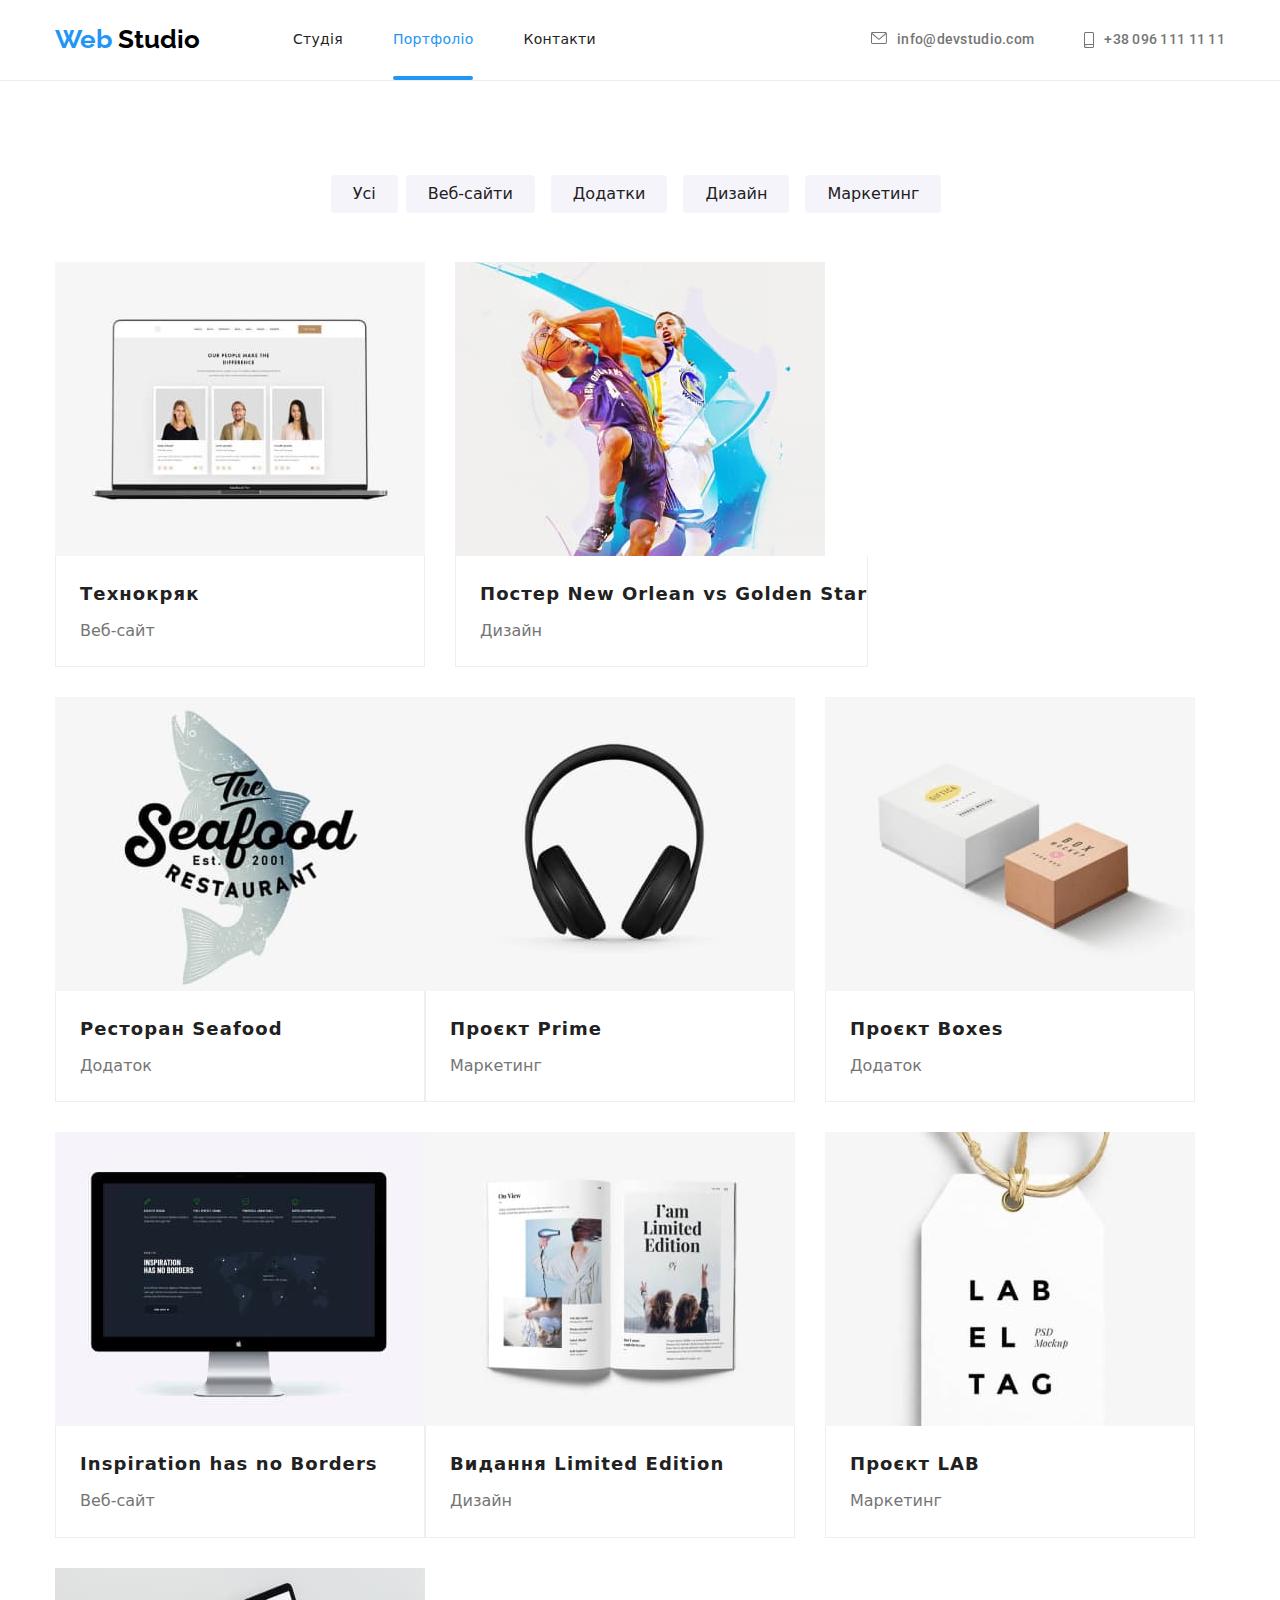
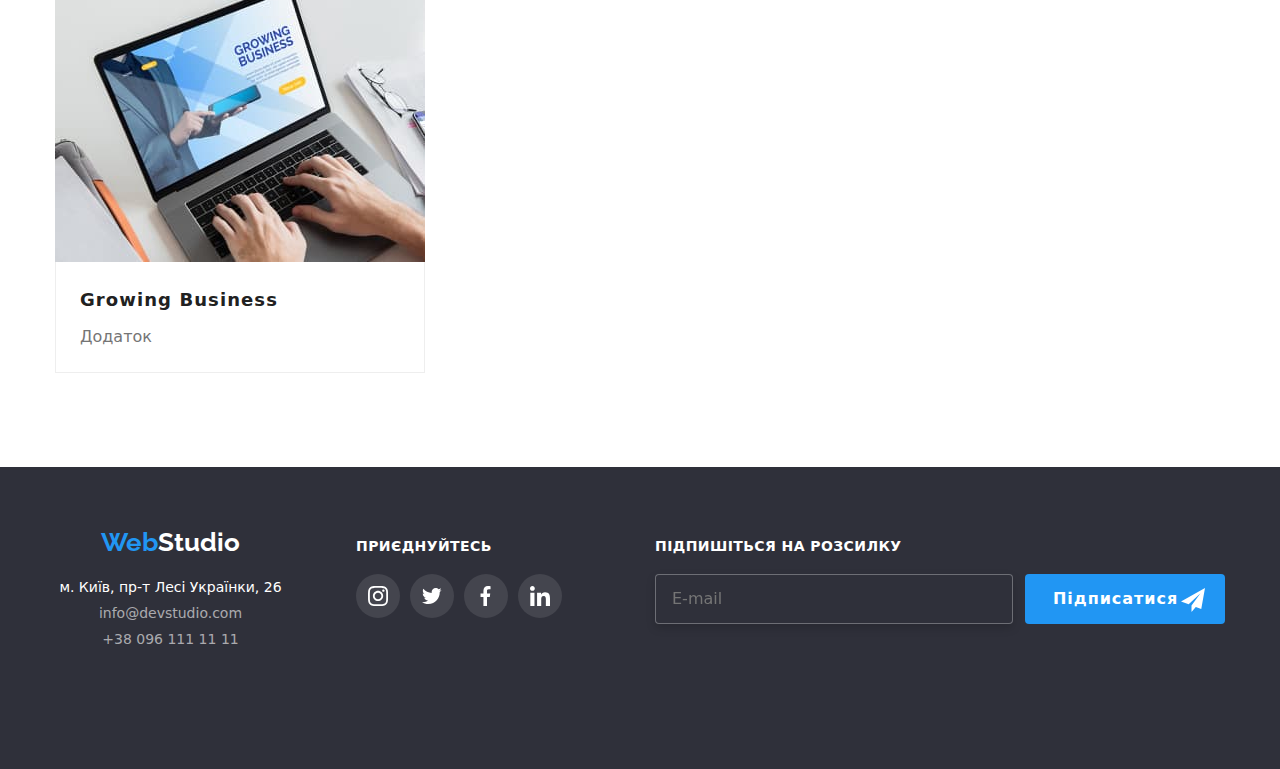
<file: portfolio.html>
<!DOCTYPE html>
<html lang="uk">
  <head>
    <meta charset="UTF-8" />
    <meta name="viewport" content="width=device-width, initial-scale=1.0" />
    <title>Portfolio</title>
    <link rel="preconnect" href="https://fonts.googleapis.com" />
    <link rel="preconnect" href="https://fonts.gstatic.com" crossorigin />
    <link
      href="https://fonts.googleapis.com/css2?family=Raleway:wght@400;700&family=Roboto:wght@400;500;700;900&display=swap"
      rel="stylesheet"
    />
    <link
      rel="stylesheet"
      href="https://cdnjs.cloudflare.com/ajax/libs/modern-normalize/1.1.0/modern-normalize.min.css"
    />
    <link rel="stylesheet" href="css/main.min.css" />
  </head>
  <body>
    <header class="header">
      <!-- Site nav -->
      <nav class="site-logo container">
        <a href="./portfolio.html" class="site-logo__link list">
          <span class="site-logo__color-blu">Web</span>
          <span class="site-logo__color-black">Studio</span>
        </a>
        <button
          class="mobile__button js-open-menu"
          aria-expanded="false"
          aria-controls="mobile__container"
          tupe="button"
          js-open-menu
        >
          <svg width="40" height="40" aria-label="Кнопка мобільного меню">
            <use
              class="mobile__icon-crose"
              href="./imeges/symbol-defs.svg#icon-menu_mob2"
            ></use>
          </svg>
        </button>
        <div class="mobile__container js-menu-container">
          <div class="mobile__list">
            <button class="mobile__close js-close-menu" type="button">
              <svg width="40" height="40">
                <use
                  class="mobile__icon-menu"
                  href="./imeges/symbol-defs.svg#icon-close_mob2"
                ></use>
              </svg>
            </button>
            <ul class="list">
              <li class="mobile__item">
                <a class="mobile__link mobile__current" href="">Студія</a>
              </li>
              <li class="mobile__item">
                <a class="mobile__link" href="./portfolio.html">Портфоліо</a>
              </li>
              <li class="mobile__item">
                <a class="mobile__link" href="">Контакти</a>
              </li>
            </ul>
          </div>
          <!-- Contakt -->
          <div class="mobail-nav-list">
            <ul class="list">
              <li class="mobile-nav__item">
                <a class="mobile-nav__tel" href="tel:+380961111111">
                  +38 096 111 11 11</a
                >
              </li>
              <li class="mobile-nav__item">
                <a class="mobile-nav__mail" href="mailto:info@devstudio.com"
                  >info@devstudio.com</a
                >
              </li>
            </ul>
          </div>
          <div class="mobile-social">
            <ul class="mobile-social__list list">
              <li class="mobile-social__link line">
                <a href="#"></a>Instagram
              </li>
              <li class="mobile-social__link line"><a href="#"></a>Twitter</li>
              <li class="mobile-social__link line"><a href="#"></a>Facebook</li>
              <li class="mobile-social__link line"><a href="#"></a>LinkedIn</li>
            </ul>
          </div>
        </div>
        <ul class="site-nav list">
          <li class="site-nav__item">
            <a href="./index.html" class="site-nav__link">Студія</a>
          </li>
          <li class="site-nav__item">
            <a href="" class="site-nav__link site-nav__current">Портфоліо</a>
          </li>
          <li class="site-nav__item">
            <a href="" class="site-nav__link">Контакти</a>
          </li>
        </ul>
        <!-- Contakt -->
        <ul class="contakt-nav list">
          <li class="contakt-nav__item">
            <a class="contakt-nav__mail" href="mailto:info@devstudio.com"
              ><svg class="contakt-nav__icon--mail">
                <use href="./imeges/symbol-defs.svg#icon-envelope"></use></svg
              >info@devstudio.com</a
            >
          </li>
          <li class="contakt-nav__item">
            <a class="contakt-nav__tel" href="tel:+380961111111">
              <svg class="contakt-nav__icon--tel">
                <use href="./imeges/symbol-defs.svg#icon-smartphone"></use></svg
              >+38 096 111 11 11</a
            >
          </li>
        </ul>
      </nav>
    </header>
    <main>
      <section class="container section">
        <!-- список кнопок -->
        <div class="portfolio">
          <h1 hidden>Посилання на роботи</h1>
          <ul class="portfolio__list--button list">
            <li class="portfolio__item">
              <button class="portfolio__buttons" type="button">Усі</button>
            </li>
            <li class="portfolio__item">
              <button class="portfolio__buttons" type="button">
                Веб-сайти
              </button>
            </li>
            <li class="portfolio__item">
              <button class="portfolio__buttons" type="button">Додатки</button>
            </li>
            <li class="portfolio__item">
              <button class="portfolio__buttons" type="button">Дизайн</button>
            </li>
            <li class="portfolio__item">
              <button class="portfolio__buttons" type="button">
                Маркетинг
              </button>
            </li>
          </ul>

          <!-- Портфолио работ -->

          <ul class="portfolio-card list">
            <li class="portfolio-card__item portfolio-card__list">
              <a href="" class="portfolio-card__img list">
                <div class="portfolio-card__thumb">
                  <img
                    class="portfolio-card__img--project"
                    src="./imeges/prew.jpg"
                    alt="демонстрація робіт"
                    width="370"
                  />
                  <div class="portfolio-card__overlay">
                    Ресурс пропонує комплексні пропозиції з різним рівнем
                    функціоналу та сервісів. Все це дозволить відвідувачу
                    отримати вичерпні відомості про компанію чи приватну особу.
                  </div>
                </div>
                <div class="portfolio-card__text--title">
                  <h2 class="portfolio-card__card--title">Технокряк</h2>
                  <p class="portfolio-card__card--text">Веб-сайт</p>
                </div>
              </a>
            </li>
            <li class="portfolio-card__item portfolio-card__list">
              <a href="" class="portfolio-card__img list">
                <div class="portfolio-card__thumb">
                  <img
                    class="portfolio-card__img--project"
                    src="./imeges/bascet.jpg"
                    alt="постер гравців у баскетбол"
                    width="370"
                  />
                  <div class="portfolio-card__overlay">
                    Ресурс пропонує комплексні пропозиції з різним рівнем
                    функціоналу та сервісів. Все це дозволить відвідувачу
                    отримати вичерпні відомості про компанію чи приватну особу.
                  </div>
                </div>
                <div class="portfolio-card__text--title">
                  <h2 class="portfolio-card__card--title">
                    Постер <span lang="en"> New Orlean vs Golden Star </span>
                  </h2>
                  <p class="portfolio-card__card--text">Дизайн</p>
                </div>
              </a>
            </li>
            <li class="portfolio-card__item portfolio-card__list">
              <a href="" class="portfolio-card__img list">
                <div class="portfolio-card__thumb">
                  <img
                    class="portfolio-card__img--project"
                    src="./imeges/seafood.jpg"
                    alt="логотип ресторану морепродуктів"
                    width="370"
                  />
                  <div class="portfolio-card__overlay">
                    Ресурс пропонує комплексні пропозиції з різним рівнем
                    функціоналу та сервісів. Все це дозволить відвідувачу
                    отримати вичерпні відомості про компанію чи приватну особу.
                  </div>
                </div>
                <div class="portfolio-card__text--title">
                  <h2 class="portfolio-card__card--title">Ресторан Seafood</h2>
                  <p class="portfolio-card__card--text">Додаток</p>
                </div>
              </a>
            </li>
            <li class="portfolio-card__item portfolio-card__list">
              <a href="" class="portfolio-card__img list">
                <div class="portfolio-card__thumb">
                  <img
                    class="portfolio-card__img--project"
                    src="./imeges/headphones.jpg"
                    alt="навушники"
                    width="370"
                  />
                  <div class="portfolio-card__overlay">
                    Ресурс пропонує комплексні пропозиції з різним рівнем
                    функціоналу та сервісів. Все це дозволить відвідувачу
                    отримати вичерпні відомості про компанію чи приватну особу.
                  </div>
                </div>
                <div class="portfolio-card__text--title">
                  <h2 class="portfolio-card__card--title">Проєкт Prime</h2>
                  <p class="portfolio-card__card--text">Маркетинг</p>
                </div>
              </a>
            </li>
            <li class="portfolio-card__item portfolio-card__list">
              <a href="" class="portfolio-card__img list">
                <div class="portfolio-card__thumb">
                  <img
                    class="portfolio-card__img--project"
                    src="./imeges/box.jpg"
                    alt="дві коробки"
                    width="370"
                  />
                  <div class="portfolio-card__overlay">
                    Ресурс пропонує комплексні пропозиції з різним рівнем
                    функціоналу та сервісів. Все це дозволить відвідувачу
                    отримати вичерпні відомості про компанію чи приватну особу.
                  </div>
                </div>
                <div class="portfolio-card__text--title">
                  <h2 class="portfolio-card__card--title">Проєкт Boxes</h2>
                  <p class="portfolio-card__card--text">Додаток</p>
                </div>
              </a>
            </li>
            <li class="portfolio-card__item portfolio-card__list">
              <a href="" class="portfolio-card__img list">
                <div class="portfolio-card__thumb">
                  <img
                    class="portfolio-card__img--project"
                    src="./imeges/monitor.jpg"
                    alt="монітор"
                    width="370"
                  />
                  <div class="portfolio-card__overlay">
                    Ресурс пропонує комплексні пропозиції з різним рівнем
                    функціоналу та сервісів. Все це дозволить відвідувачу
                    отримати вичерпні відомості про компанію чи приватну особу.
                  </div>
                </div>
                <div class="portfolio-card__text--title">
                  <h2 class="portfolio-card__card--title">
                    <span lang="en"> Inspiration has no Borders </span>
                  </h2>
                  <p class="portfolio-card__card--text">Веб-сайт</p>
                </div>
              </a>
            </li>
            <li class="portfolio-card__item portfolio-card__list">
              <a href="" class="portfolio-card__img list">
                <div class="portfolio-card__thumb">
                  <img
                    class="portfolio-card__img--project"
                    src="./imeges/boock.jpg"
                    alt="розгорнута книга"
                    width="370"
                  />
                  <div class="portfolio-card__overlay">
                    Ресурс пропонує комплексні пропозиції з різним рівнем
                    функціоналу та сервісів. Все це дозволить відвідувачу
                    отримати вичерпні відомості про компанію чи приватну особу.
                  </div>
                </div>
                <div class="portfolio-card__text--title">
                  <h2 class="portfolio-card__card--title">
                    Видання <span lang="en"> Limited Edition</span>
                  </h2>
                  <p class="portfolio-card__card--text">Дизайн</p>
                </div>
              </a>
            </li>
            <li class="portfolio-card__item portfolio-card__list">
              <a href="" class="portfolio-card__img list">
                <div class="portfolio-card__thumb">
                  <img
                    class="portfolio-card__img--project"
                    src="./imeges/label.jpg"
                    alt="логотип проекту"
                    width="370"
                  />
                  <div class="portfolio-card__overlay">
                    Ресурс пропонує комплексні пропозиції з різним рівнем
                    функціоналу та сервісів. Все це дозволить відвідувачу
                    отримати вичерпні відомості про компанію чи приватну особу.
                  </div>
                </div>
                <div class="portfolio-card__text--title">
                  <h2 class="portfolio-card__card--title">Проєкт LAB</h2>
                  <p class="portfolio-card__card--text">Маркетинг</p>
                </div>
              </a>
            </li>
            <li class="portfolio-card__item portfolio-card__list">
              <a href="" class="portfolio-card__img list">
                <div class="portfolio-card__thumb">
                  <img
                    class="portfolio-card__img--project"
                    src="./imeges/noutebook.jpg"
                    alt="процюємо віддалено"
                    width="370"
                  />
                  <div class="portfolio-card__overlay">
                    Ресурс пропонує комплексні пропозиції з різним рівнем
                    функціоналу та сервісів. Все це дозволить відвідувачу
                    отримати вичерпні відомості про компанію чи приватну особу.
                  </div>
                </div>
                <div class="portfolio-card__text--title">
                  <h2 class="portfolio-card__card--title">
                    <span lang="en">Growing Business</span>
                  </h2>
                  <p class="portfolio-card__card--text">Додаток</p>
                </div>
              </a>
            </li>
          </ul>
        </div>
      </section>
    </main>
    <footer class="footer">
      <div class="container footer-container">
        <div class="contackt-wrap">
          <a class="footer__logo" href="#">
            <span class="footer__blu">Web</span>
            <span class="footer__white">Studio</span>
          </a>
          <address class="footer__address">
            <ul class="list">
              <li>
                <span class="footer__address--name"
                  >м. Київ, пр-т Лесі Українки, 26</span
                >
              </li>
              <li>
                <a class="footer__mail list" href="mailto:info@devstudio.com"
                  >info@devstudio.com</a
                >
              </li>
              <li>
                <a class="footer__tel list" href="tel:+380961111111"
                  >+38 096 111 11 11</a
                >
              </li>
            </ul>
          </address>
        </div>
        <div class="footer__wrap">
          <p class="footer__title--social">приєднуйтесь</p>
          <ul class="footer__social list">
            <li class="footer__icon--social">
              <a class="footer__social--link" href="#"
                ><svg class="footer__social--icon">
                  <use
                    href="./imeges/symbol-defs.svg#icon-instagram2"
                  ></use></svg
              ></a>
            </li>
            <li class="footer__icon--social">
              <a class="footer__social--link" href="#"
                ><svg class="footer__social--icon">
                  <use href="./imeges/symbol-defs.svg#icon-twitter2"></use></svg
              ></a>
            </li>
            <li class="footer__icon--social">
              <a class="footer__social--link" href="#"
                ><svg class="footer__social--icon">
                  <use
                    href="./imeges/symbol-defs.svg#icon-facebook2"
                  ></use></svg
              ></a>
            </li>
            <li class="footer__icon--social">
              <a class="footer__social--link" href="#"
                ><svg class="footer__social--icon">
                  <use
                    href="./imeges/symbol-defs.svg#icon-linkedin2"
                  ></use></svg
              ></a>
            </li>
          </ul>
        </div>
        <div class="subscribe">
          <p class="subscribe__title">Підпишіться на розсилку</p>
          <div class="subscribe__batton">
            <label for="email" class=""> </label>
            <input
              class="subscribe__input"
              type="email"
              name="email"
              id="email"
              placeholder="E-mail"
            />
            <button class="subscribe__btn" tupe="submit">
              Підписатися
              <svg class="subscribe__icon--send">
                <use href="./imeges/symbol-defs.svg#icon-send"></use>
              </svg>
            </button>
          </div>
        </div>
      </div>
    </footer>
    <script src="./js/mobile-menu.js"></script>
  </body>
</html>
</file>
<file: css/main.min.css>
/*! modern-normalize v1.1.0 | MIT License | https://github.com/sindresorhus/modern-normalize */*,::before,::after{box-sizing:border-box}html{line-height:1.15;-webkit-text-size-adjust:100%;-moz-tab-size:4;tab-size:4}body{margin:0;font-family:system-ui,"Segoe UI",Roboto,Helvetica,Arial,sans-serif,"Apple Color Emoji","Segoe UI Emoji"}hr{height:0;color:inherit}abbr[title]{text-decoration:underline dotted}b,strong{font-weight:bolder}code,kbd,samp,pre{font-family:ui-monospace,SFMono-Regular,Consolas,"Liberation Mono",Menlo,monospace;font-size:1em}small{font-size:80%}sub,sup{font-size:75%;line-height:0;position:relative;vertical-align:baseline}sub{bottom:-0.25em}sup{top:-0.5em}table{text-indent:0;border-color:inherit}button,input,optgroup,select,textarea{font-family:inherit;font-size:100%;line-height:1.15;margin:0}button,select{text-transform:none}button,[type=button],[type=reset],[type=submit]{-webkit-appearance:button}::-moz-focus-inner{border-style:none;padding:0}:-moz-focusring{outline:1px dotted ButtonText}:-moz-ui-invalid{box-shadow:none}legend{padding:0}progress{vertical-align:baseline}::-webkit-inner-spin-button,::-webkit-outer-spin-button{height:auto}[type=search]{-webkit-appearance:textfield;outline-offset:-2px}::-webkit-search-decoration{-webkit-appearance:none}::-webkit-file-upload-button{-webkit-appearance:button;font:inherit}summary{display:list-item}h1,h2,h3,h4,h5,h6,p{margin-top:0;margin-bottom:0}.list{margin:0;padding:0;list-style:none;text-decoration:none}.container{max-width:480px;padding-left:15px;padding-right:15px;margin-left:auto;margin-right:auto}@media screen and (min-width: 768px){.container{max-width:768px}}@media screen and (min-width: 1200px){.container{max-width:1200px}}.section{padding-top:94px;padding-bottom:94px}.header{border-bottom:1px solid #ececec}.site-logo{display:flex;align-items:center}.site-logo__link{display:block;font-size:0;padding-top:24px;padding-bottom:25px;margin-right:93px;font-family:Raleway,sans-serif;font-weight:700;font-size:26px;line-height:1.2}.site-logo__color-blu{color:#2196f3}.site-logo__color-black{color:#000}.header{position:relative}.site-nav{display:none}@media screen and (min-width: 768px){.site-nav{display:flex}}@media screen and (min-width: 1200px){.site-nav{display:flex}}.site-nav__item{margin-right:50px}.site-nav__item:last-child{margin-right:0}.site-nav__link{color:#212121;padding-top:32px;padding-bottom:32px;display:none;position:relative;font-weight:500;font-size:14px;line-height:1.14;letter-spacing:.02em;text-decoration:none;transition:color 250ms cubic-bezier(0.4, 0, 0.2, 1)}.site-nav__link:hover,.site-nav__link:focus{color:#2196f3}@media screen and (min-width: 768px){.site-nav__link{display:block}}@media screen and (min-width: 1200px){.site-nav__link{display:block}}.site-nav__current{color:#2196f3}.site-nav__current:after{content:"";position:absolute;left:0;bottom:0;display:block;width:100%;height:4px;background-color:#2196f3;border-radius:2px}.mobile__button{display:inline-flex;margin:0;padding:0;border:none;background-color:rgba(0,0,0,0);display:block;margin-left:auto}@media screen and (min-width: 768px){.mobile__button{display:none}}.mobile__container{position:fixed;height:100%;width:100%;top:0;left:0;background-color:#fff;padding:20px;text-align:center;font-size:20px;overflow:auto;transform:translateX(100%);transition:transform 250ms cubic-bezier(0.4, 0, 0.2, 1)}.mobile__container.is-open{transform:translateX(0);transition:transform 250ms cubic-bezier(0.4, 0, 0.2, 1)}.mobile__list{display:block}.mobile__link{color:#212121;margin-bottom:35px;text-align:left;padding-left:40px;display:block;position:relative;font-weight:500;font-size:40px;line-height:1.175;letter-spacing:.02em;text-decoration:none;transition:color 250ms cubic-bezier(0.4, 0, 0.2, 1)}.mobile__link:hover,.mobile__link:focus{color:#2196f3}.mobile__current{color:#2196f3}.mobail-nav-list{display:block;margin-top:302px;margin-bottom:64px}.mobile-nav__mail,.mobile-nav__tel{fill:#757575;color:#757575;text-decoration:none;display:flex;text-align:center;padding-bottom:32px;margin-top:auto;font-weight:500;font-size:30px;line-height:1.1764705882;letter-spacing:.02em}.mobile-nav__tel{color:#2196f3;fill:#2196f3}.mobile-social{display:flex;justify-content:flex-start}.mobile-social__list{display:flex;flex-wrap:wrap}.mobile-social__link{margin-right:20px;font-weight:500;font-size:18px;line-height:1.2222222222;letter-spacing:.02em;color:#2196f3;cursor:pointer}.mobile-social__link:nth-last-child(n+2)::after{content:"";width:22px;margin-left:10px;border:1px solid rgba(33,33,33,.2);transform:rotate(90deg);background-color:rgba(33,33,33,.2)}.mobile__close{position:absolute;top:0;right:0;border:none;background-color:rgba(0,0,0,0);cursor:pointer;transition:fill 250ms cubic-bezier(0.4, 0, 0.2, 1)}.mobile__close:hover{fill:#2196f3}@media screen and (min-width: 480px){.contakt-nav{display:none}}@media screen and (min-width: 768px){.contakt-nav{display:block;margin-left:auto}}@media screen and (min-width: 1200px){.contakt-nav{display:flex;margin-left:auto}}@media screen and (min-width: 768px){.contakt-nav__item+.contakt-nav__item{margin:0}}@media screen and (min-width: 1200px){.contakt-nav__item+.contakt-nav__item{margin-left:50px}}.contakt-nav__mail,.contakt-nav__tel{display:flex;flex-wrap:wrap;fill:#757575;color:#757575;text-decoration:none;display:none;text-align:center;padding-top:32px;padding-bottom:32px;font-family:"Roboto";font-weight:500;font-size:14px;line-height:1.14;letter-spacing:.02em;transition:color 250ms cubic-bezier(0.4, 0, 0.2, 1)}.contakt-nav__mail:hover,.contakt-nav__mail:focus,.contakt-nav__tel:hover,.contakt-nav__tel:focus{color:#2196f3;fill:#2196f3}@media screen and (min-width: 768px){.contakt-nav__mail,.contakt-nav__tel{display:flex;flex-direction:row;padding-top:0px;padding-bottom:0px;margin:0;margin-left:auto}}@media screen and (min-width: 1200px){.contakt-nav__mail,.contakt-nav__tel{display:flex;text-align:center;padding-top:32px;padding-bottom:32px}}.contakt-nav__icon--mail{display:flex;align-items:center;width:16px;height:12px;margin-right:10px}.contakt-nav__icon--tel{display:flex;align-items:center;width:10px;height:16px;margin-right:10px}.hero{max-width:1600px;height:400px;background-position:center;background-size:cover;background-repeat:no-repeat;background-image:linear-gradient(to right, rgba(47, 48, 58, 0.4), rgba(47, 48, 58, 0.4)),url(../imeges/header-mobile.jpg);background-color:#2f303a;width:100%;text-align:center}@media screen and (min-width: 768px){.hero{background-image:linear-gradient(to right, rgba(47, 48, 58, 0.4), rgba(47, 48, 58, 0.4)),url(../imeges/header-tablet.jpg)}}@media screen and (min-width: 1200px){.hero{padding-top:200px;padding-bottom:200px;margin:auto;height:600px;background-image:linear-gradient(to right, rgba(47, 48, 58, 0.4), rgba(47, 48, 58, 0.4)),url(../imeges/background.jpg)}}.hero__section{padding:200px 402px}.hero__title{margin-bottom:30px;color:#fff;margin-left:auto;margin-right:auto;font-family:"Roboto";font-weight:900;font-size:26px;line-height:1.6153846154;text-align:center;letter-spacing:.06em;text-transform:uppercase}@media screen and (min-width: 768px){.hero__title{width:360px}}@media screen and (min-width: 1200px){.hero__title{width:696px;font-size:44px;line-height:1.36}}.hero__button{color:#fff;background-color:#2196f3;cursor:pointer;box-shadow:0px 4px 4px rgba(0,0,0,.15);border-radius:4px;border:0;font-weight:700;font-size:16px;line-height:1.88;letter-spacing:.06em;padding:10px 32px}.hero__backdrop{position:fixed;top:0;left:0;width:100%;height:100%;z-index:10;transition:opacity 250ms cubic-bezier(0.4, 0, 0.2, 1),visibility 250ms cubic-bezier(0.4, 0, 0.2, 1);background-color:rgba(0,0,0,.2);overflow-y:scroll}.hero__is-hidden{opacity:0;pointer-events:none;visibility:hidden}.modal-hero{overflow:auto;padding:40px;background-color:#fff;border-radius:4px;box-shadow:0px 1px 3px rgba(0,0,0,.12),0px 1px 1px rgba(0,0,0,.14),0px 2px 1px rgba(0,0,0,.2)}@media screen and (min-width: 480px){.modal-hero{position:relative;width:450px;margin:0 auto}}@media screen and (min-width: 768px){.modal-hero{width:450px;position:absolute;top:50%;left:50%;transform:translate(-50%, -50%)}}@media screen and (min-width: 1200px){.modal-hero{width:528px}}.modal-hero__close{display:flex;align-items:center;justify-content:center;padding:0;width:30px;height:30px;position:absolute;top:8px;right:8px;border-radius:50%;background:#fff;border:1px solid rgba(0,0,0,.1);cursor:pointer;transition:fill 250ms cubic-bezier(0.4, 0, 0.2, 1)}.modal-hero__close:hover,.modal-hero__close:focus{fill:#2196f3}.modal-hero__icon{padding:0}body.overflow{overflow:hidden}.hero-form__title{font-weight:700;font-size:20px;line-height:1.15;display:block;text-align:center;margin-bottom:12px;color:#212121}@media screen and (min-width: 768px){.hero-form__title{width:370px}}@media screen and (min-width: 1200px){.hero-form__title{width:576px;display:contents;text-align:center}}.hero-form__field{position:relative;display:flex;flex-direction:column;margin-bottom:10px;text-align:left}.hero-form__label{display:flex;margin-bottom:4px;font-weight:400;font-size:12px;line-height:1.1666666667;letter-spacing:.01em;color:#757575}@media screen and (min-width: 480px){.hero-form__label{display:block;font-size:12px;line-height:1.1666666667;text-align:initial}}.hero-form__input{margin:0;padding:12px 16px 12px 42px;border:1px solid rgba(33,33,33,.2);border-radius:4px;font-weight:400;font-size:12px;line-height:1.1666666667;letter-spacing:.01em}@media screen and (min-width: 480px){.hero-form__input{width:370px}}@media screen and (min-width: 768px){.hero-form__input{width:370px}}@media screen and (min-width: 1200px){.hero-form__input{width:448px}}.hero-form__icon{position:absolute;width:18px;height:18px;top:50%;left:12px;caret-color:inherit;transition:fill 250ms cubic-bezier(0.4, 0, 0.2, 1)}.hero-form__input{padding-right:42px;transition:fill 250ms cubic-bezier(0.4, 0, 0.2, 1),border-color 250ms cubic-bezier(0.4, 0, 0.2, 1)}.hero-form__input:hover,.hero-form__input:focus{border-color:#2196f3;outline:rgba(0,0,0,0)}.hero-form__input:hover+.hero-form__icon,.hero-form__input:focus+.hero-form__icon{fill:#2196f3}.hero-form__coment{resize:none;width:100%;padding:12px 16px;font-weight:400;font-size:12px;line-height:1.1666666667;letter-spacing:.01em;border-radius:4px;border:1px solid rgba(33,33,33,.2);transition:border-color 250ms cubic-bezier(0.4, 0, 0.2, 1)}.hero-form__coment:hover,.hero-form__coment:focus{border-color:#2196f3;outline:rgba(0,0,0,0)}@media screen and (min-width: 480px){.hero-form__coment{width:370px;display:block}}@media screen and (min-width: 768px){.hero-form__coment{width:370px;display:block}}@media screen and (min-width: 1200px){.hero-form__coment{width:448px;height:120px}}.hero-form__check--box{display:flex;align-items:center;font-weight:400;line-height:1.7142857143;font-size:12px;color:#757575;margin-bottom:30px}@media screen and (min-width: 1200px){.hero-form__check--box{font-size:14px}}.hero-form__checkbox-input{position:absolute;width:1px;height:1px;margin:-1px;padding:0;bottom:0;overflow:hidden;clip:rect(0 0 0 0)}.hero-form__checkbox-input:checked+.hero-form__lable .hero-form__icon-box{fill:#2196f3;border-color:rgba(0,0,0,0);background:#2196f3}.hero-form__icon-box{margin-right:9px}.hero-form__lable{display:flex;align-items:center}.hero-form__icon-box{display:flex;justify-content:center;align-items:center;border:2px solid #212121;border-radius:4px;height:15px;width:16px}.hero-form__policy{margin-left:10px;font-weight:400;color:#2196f3}@media screen and (min-width: 480px){.hero-form__policy{font-size:12px;line-height:1.1666666667}}@media screen and (min-width: 768px){.hero-form__policy{font-size:12px;line-height:1.1666666667}}@media screen and (min-width: 1200px){.hero-form__policy{font-size:14px;line-height:1.7142857143}}.hero-form__send{display:inline-block;width:200px;height:50px;border:none;padding:10px 52px;color:#fff;background:#2196f3;box-shadow:0px 4px 4px rgba(0,0,0,.15);border-radius:4px;cursor:pointer}@media screen and (min-width: 480px){.feature__list{display:block}}@media screen and (min-width: 768px){.feature__list{display:flex;flex-wrap:wrap}}@media screen and (min-width: 1200px){.feature__list{display:flex;flex-wrap:nowrap}}.feature__item{gap:30px}@media screen and (min-width: 768px){.feature__item{width:50%}}@media screen and (min-width: 480px){.feature__item .feature__item+.feature__item{margin-left:0;margin-bottom:30px}}.feature__fonts{background-image:url(../imeges/backgr.svg);border-radius:4px;text-align:center}@media screen and (min-width: 480px){.feature__fonts{display:block;width:100%;height:100%;padding:25px 100px}}@media screen and (min-width: 768px){.feature__fonts{display:flex;width:354px;height:120px;padding:25px 100px;justify-content:center;align-items:center}}@media screen and (min-width: 1200px){.feature__fonts{display:flex;width:270px;height:120px;padding:25px 100px}}.feature__title--text{padding-top:30px}.feature__title{margin-bottom:10px;font-weight:700;font-size:14px;line-height:1.14;text-transform:uppercase;text-align:left}@media screen and (min-width: 480px){.feature__title{text-align:center}}@media screen and (min-width: 768px){.feature__title{text-align:left}}.feature__text{color:#757575;font-weight:400;font-size:14px;line-height:1.7;text-align:left}.work__title{margin-bottom:50px;font-weight:700;font-size:36px;line-height:1.17;text-align:center}.work__example{display:flex}.work__item+.work__item{margin-left:30px}.work__imeges{position:relative}.work__images--text{position:absolute;padding:27px;font-weight:700;font-size:14px;line-height:1.1428571429;text-align:center;letter-spacing:.03em;text-transform:uppercase}.work__img--fonts{position:absolute;bottom:0;right:0;left:0;height:70px;background-color:rgba(47,48,58,.8);color:#fff}.team{background-color:#f5f4fa;text-align:center}.team__title{margin-bottom:50px;font-weight:700;font-size:36px;line-height:1.17;text-align:center}@media screen and (min-width: 480px){.team__list{display:block}}@media screen and (min-width: 768px){.team__list{display:flex;flex-wrap:wrap}}@media screen and (min-width: 1200px){.team__list{display:flex;flex-wrap:nowrap}}.team__item{margin-bottom:30px}@media screen and (min-width: 480px){.team__item{width:100%;margin-bottom:30px}.team__item:last-child{margin-bottom:0}}@media screen and (min-width: 768px){.team__item{width:354px}}@media screen and (min-width: 1200px){.team__item{width:270px}}@media screen and (min-width: 768px){.team__item+.team__item:nth-child(2n){margin-left:auto;margin-bottom:30px}}.team__item+.team__item{margin-bottom:30px}@media screen and (min-width: 1200px){.team__item+.team__item{margin-left:30px;margin-bottom:0px}}.team__backgrcolor{background-color:#fff;box-shadow:0px 1px 3px rgba(0,0,0,.12),0px 1px 1px rgba(0,0,0,.14),0px 2px 1px rgba(0,0,0,.2);border-radius:0px 0px 4px 4px}.team__photo{margin-bottom:30px;width:100%}.team__descript{margin-bottom:16px}.team__name{margin-bottom:10px;font-weight:500;font-size:16px;line-height:1.19}.team__prof{color:#757575;font-weight:400;font-size:16px;line-height:1.19}.social{display:inline-flex;margin-bottom:30px}.social__icon{margin-right:10px}.social__icon:last-child{margin-right:0}.social__link{display:block;width:44px;height:44px;border-radius:50%;justify-content:center;align-items:center;padding:12px 12px;fill:#afb1b8;transition:color 250ms cubic-bezier(0.4, 0, 0.2, 1),background-color 250ms cubic-bezier(0.4, 0, 0.2, 1),fill 250ms cubic-bezier(0.4, 0, 0.2, 1)}.social__link:hover,.social__link:focus{background-color:#2196f3;fill:#fff}@media screen and (min-width: 768px){.social__link{display:flex}}@media screen and (min-width: 1200px){.social__link{display:flex}}.social__svg{display:flex;width:20px;height:20px}.team__pic{max-width:100%}.clients__title{font-weight:700;font-size:36px;line-height:1.1666666667;text-align:center;letter-spacing:.03em;margin-bottom:50px;color:#212121}.clients__icon--list{display:flex;flex-wrap:wrap;gap:30px;justify-content:center}@media screen and (min-width: 768px){.clients__icon--list{display:flex;flex-wrap:wrap;gap:30px}}@media screen and (min-width: 1200px){.clients__icon--list{display:flex;flex-wrap:nowrap;gap:30px}}.clients__link{width:210px;height:92px;display:flex;flex-wrap:wrap;justify-content:space-around;border:1px solid #afb1b8;border-radius:4px;color:#afb1b8;transition:border-color 250ms cubic-bezier(0.4, 0, 0.2, 1),color 250ms cubic-bezier(0.4, 0, 0.2, 1)}.clients__link:hover,.clients__link:focus{border-color:#2196f3;color:#2196f3}@media screen and (min-width: 768px){.clients__link{width:226px;height:92px}}@media screen and (min-width: 1200px){.clients__link{width:170px;height:92px}}.clients__svg{display:inline-block;text-align:center;align-items:center;width:106px;height:60px;margin:16px 32px;fill:currentColor;transition:fill 250ms cubic-bezier(0.4, 0, 0.2, 1)}.footer-container{display:flex;flex-direction:column;flex-wrap:wrap;text-align:center;align-items:center}@media screen and (min-width: 768px){.footer-container{display:flex;flex-direction:row;text-align:center;align-items:baseline}}@media screen and (min-width: 1200px){.footer-container{display:flex;flex-wrap:nowrap;align-items:baseline}}.footer{background-color:#2f303a;display:flex;flex-direction:column;padding-top:60px;padding-bottom:60px}.footer__logo{font-size:0;text-decoration:none;font-family:Raleway,sans-serif;font-weight:700;font-size:26px;line-height:1.19;display:block;text-align:center;margin-bottom:20px}@media screen and (min-width: 768px){.footer__logo{display:flex;text-align:center;justify-content:center;margin-bottom:20px}}@media screen and (min-width: 1200px){.footer__logo{display:flex;align-items:center;justify-content:center;margin-bottom:20px}}.footer__blu{color:#2196f3}.footer__white{color:#fff}.footer__address{display:flex;flex-direction:column;width:231px;text-align:initial;display:flex;text-align:center;width:100%;margin-bottom:60px}@media screen and (min-width: 768px){.footer__address{display:flex;text-align:center;width:231px}}@media screen and (min-width: 1200px){.footer__address{display:flex;text-align:center;width:231px}}.footer__address--name{color:#fff;margin-bottom:9px;display:inline-block;font-style:normal;font-weight:400;font-size:14px;line-height:1.17}.footer__mail{margin-bottom:9px}.footer__mail,.footer__tel{color:rgba(255,255,255,.6);display:inline-block;font-style:normal;font-weight:400;font-size:14px;line-height:1.17;transition:color 250ms cubic-bezier(0.4, 0, 0.2, 1)}.footer__mail:hover,.footer__mail:focus,.footer__tel:hover,.footer__tel:focus{color:#2196f3}.footer__wrap{display:block;text-align:center;margin-left:0px;margin-bottom:60px}@media screen and (min-width: 768px){.footer__wrap{display:flex;flex-direction:column;margin-left:auto;margin-bottom:0px}}@media screen and (min-width: 1200px){.footer__wrap{display:flex;flex-direction:column;margin-left:70px;margin-bottom:0px}}.footer__title--social{font-weight:700;font-size:14px;line-height:1.1428571429;letter-spacing:.03em;text-transform:uppercase;color:#fff;display:block;text-align:center;margin-bottom:20px}@media screen and (min-width: 1200px){.footer__title--social{display:flex;text-align:center;margin-bottom:0px}}@media screen and (min-width: 1200px){.footer__title--social{display:flex;text-align:center;margin-bottom:20px}}.footer__social{display:inline-flex}.footer__icon--social{margin-right:10px}.footer__icon--social:last-child{margin-right:0}.footer__social--link{display:flex;width:44px;height:44px;border-radius:50%;justify-content:center;align-items:center;padding:12px 12px;fill:#fff;background-color:rgba(255,255,255,.1);transition:color 250ms cubic-bezier(0.4, 0, 0.2, 1),background-color 250ms cubic-bezier(0.4, 0, 0.2, 1)}.footer__social--link:hover,.footer__social--link:focus{background-color:#2196f3;fill:#fff}.footer__social--icon{display:flex;width:20px;height:20px}.subscribe{display:block;text-align:center;margin-left:0px;width:100%}@media screen and (min-width: 768px){.subscribe{display:flex;align-items:center;margin-left:0px;flex-direction:column}}@media screen and (min-width: 1200px){.subscribe{display:flex;align-items:baseline;margin-left:93px}}.subscribe__title{font-weight:700;font-size:14px;line-height:1.1428571429;letter-spacing:.03em;text-transform:uppercase;color:#fff;display:block;text-align:center;margin-bottom:20px}@media screen and (min-width: 768px){.subscribe__title{display:flex;text-align:center}}@media screen and (min-width: 1200px){.subscribe__title{display:flex;text-align:center}}.subscribe__batton{display:block;text-align:center}@media screen and (min-width: 768px){.subscribe__batton{display:inline-flex;flex-direction:column;align-items:center}}@media screen and (min-width: 1200px){.subscribe__batton{display:inline-flex;flex-direction:unset;align-items:baseline}}.subscribe__input{height:50px;padding-left:16px;border:1px solid rgba(255,255,255,.3);filter:drop-shadow(0px 4px 4px rgba(0, 0, 0, 0.15));border-radius:4px;background-color:#2f303a;color:#fff;outline:none;width:100%;margin-bottom:20px}@media screen and (min-width: 768px){.subscribe__input{width:450px;margin-bottom:20px}}@media screen and (min-width: 1200px){.subscribe__input{width:358px;margin-bottom:20px}}.subscribe__btn{position:relative;width:200px;height:50px;margin-left:12px;font-weight:700;font-size:16px;line-height:1.875;padding:10px 62px 10px 28px;border:none;border-radius:4px;cursor:pointer;letter-spacing:.06em;color:#fff;background-color:#2196f3}.subscribe__icon--send{width:24px;height:24px;position:absolute;right:10%;bottom:25%}.portfolio{display:inline-block}.portfolio__list--button{display:flex;flex-wrap:wrap;justify-content:flex-start}@media screen and (min-width: 768px){.portfolio__list--button{display:flex;justify-content:center;margin-bottom:34px}}.portfolio__item{margin-right:8px}@media screen and (min-width: 768px){.portfolio__item{margin-right:0px}}.portfolio__item+.portfolio__item{margin-right:8px;margin-bottom:15px}@media screen and (min-width: 768px){.portfolio__item+.portfolio__item{margin-left:8px}}.portfolio__buttons{color:#212121;background-color:#f5f4fa;padding:6px 22px;border-radius:4px;border:0;font-weight:500;font-size:16px;line-height:1.63;cursor:pointer;transition:color 250ms cubic-bezier(0.4, 0, 0.2, 1),background-color 250ms cubic-bezier(0.4, 0, 0.2, 1)}.portfolio__buttons:hover,.portfolio__buttons:focus{color:#fff;background-color:#2196f3;box-shadow:0px 3px 1px rgba(0,0,0,.1),0px 1px 2px rgba(0,0,0,.08),0px 2px 2px rgba(0,0,0,.12)}.works{display:none}@media screen and (min-width: 1200px){.works{display:inherit}}.portfolio-card{display:flex;flex-wrap:wrap}.portfolio-card__item{display:block;margin-bottom:30px}@media screen and (min-width: 768px){.portfolio-card__item{margin-right:0px}}@media screen and (min-width: 1200px){.portfolio-card__item{display:inline-block;width:calc(100% - 30px)/3;margin-bottom:30px;margin-right:30px}.portfolio-card__item:nth-child(3n){margin-right:0px}.portfolio-card__item:nth-last-child(-n+3){margin-bottom:0px}}.portfolio-card__list:hover,.portfolio-card__list:focus{box-shadow:0px 1px 1px rgba(0,0,0,.12),0px 4px 4px rgba(0,0,0,.06),1px 4px 6px rgba(0,0,0,.16)}.portfolio-card__img:hover .portfolio-card__overlay,.portfolio-card__img:focus .portfolio-card__overlay{transform:translateY(0)}@media screen and (min-width: 768px){.portfolio-card__img{display:flex;flex-direction:column;height:100%}}@media screen and (min-width: 1200px){.portfolio-card__img{display:block}}.portfolio-card__thumb{position:relative;overflow:hidden}.portfolio-card__overlay{position:absolute;width:100%;height:100%;top:0;left:0;padding:63px 24px;font-weight:400;font-size:18px;line-height:1.55;overflow:auto;color:#fff;background-color:rgba(33,150,243,.9);transform:translateY(100%);transition:transform 250ms linear}.portfolio-card__img--project{display:block}.portfolio-card__text--title{border:1px solid #eee;border-top:none}@media screen and (min-width: 768px){.portfolio-card__text--title{flex-grow:1}}@media screen and (min-width: 1200px){.portfolio-card__text--title{flex-grow:0}}.portfolio-card__card--title{color:#212121;margin-bottom:4px;padding-top:20px;padding-left:24px;font-weight:700;font-size:18px;line-height:2;letter-spacing:.06em}.portfolio-card__card--text{color:#757575;margin-bottom:20px;padding-left:24px;font-weight:400;font-size:16px;line-height:1.88}/*# sourceMappingURL=main.min.css.map */
</file>
